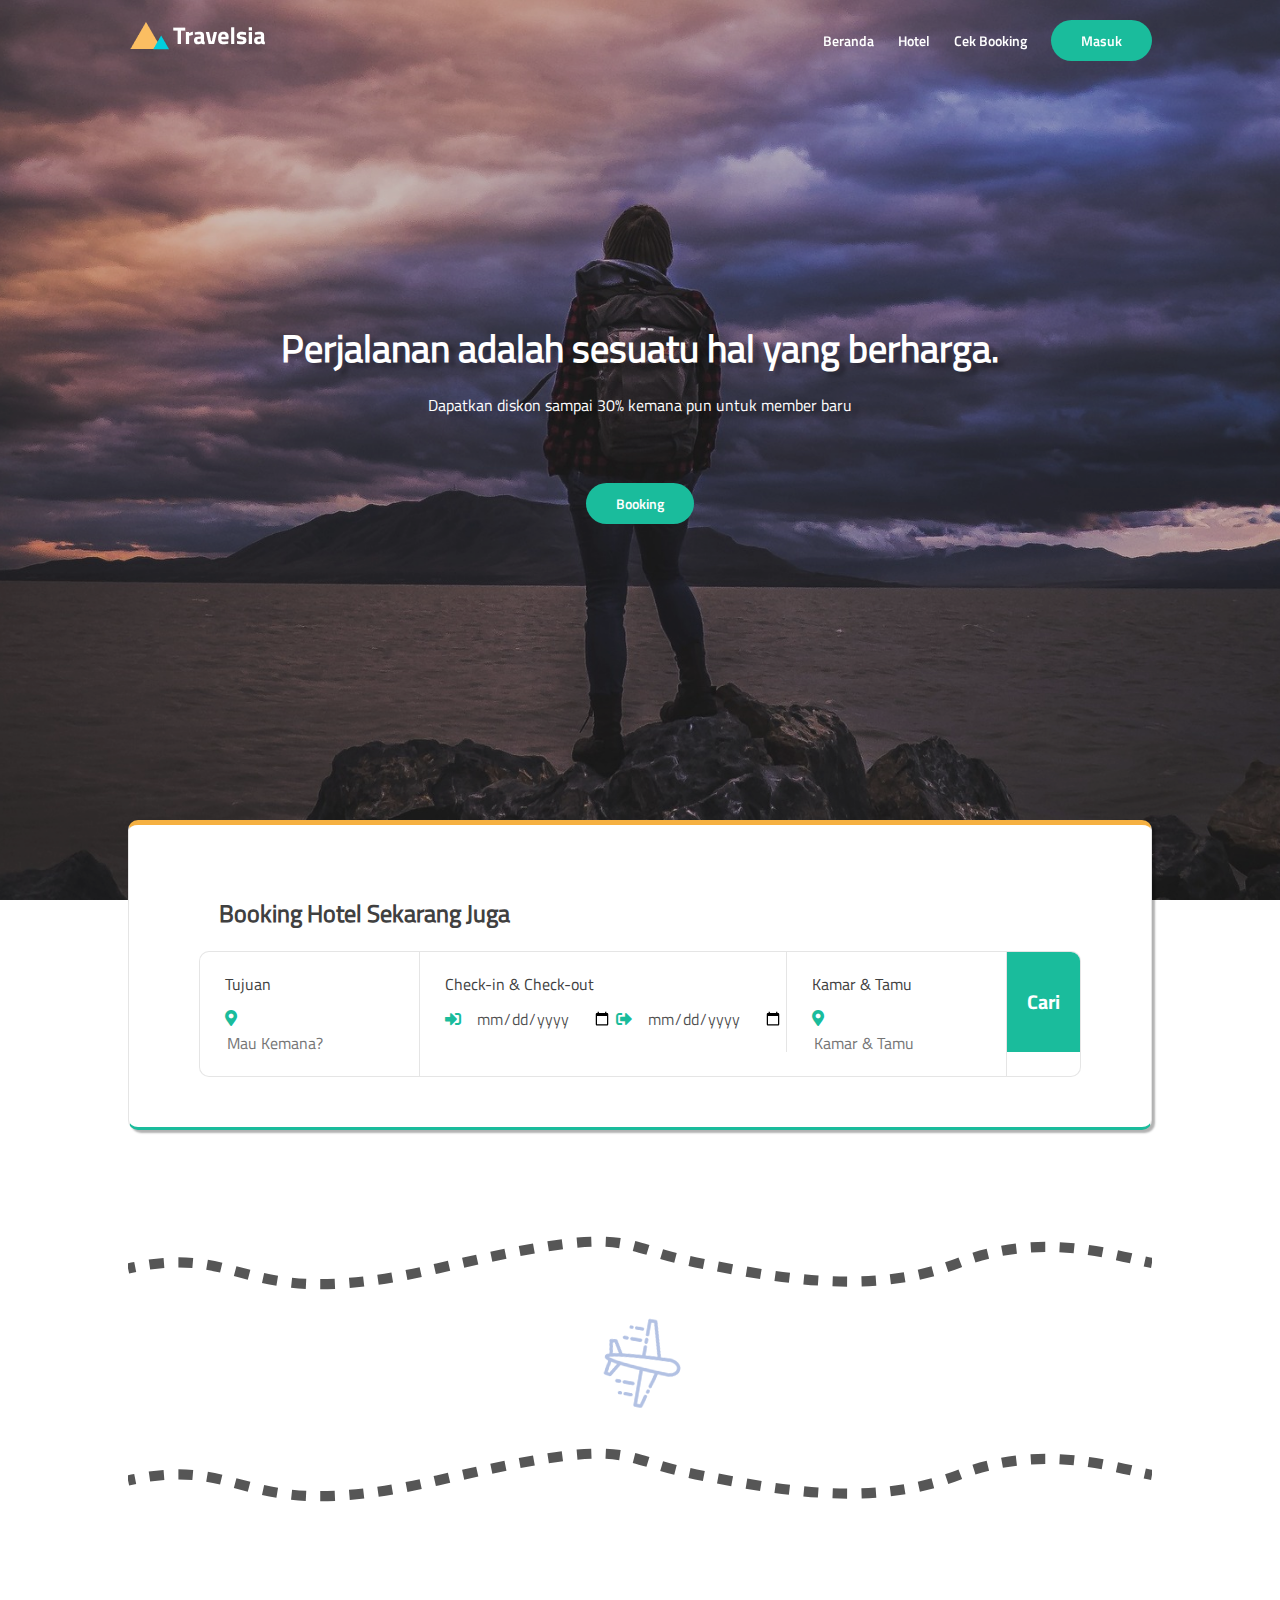
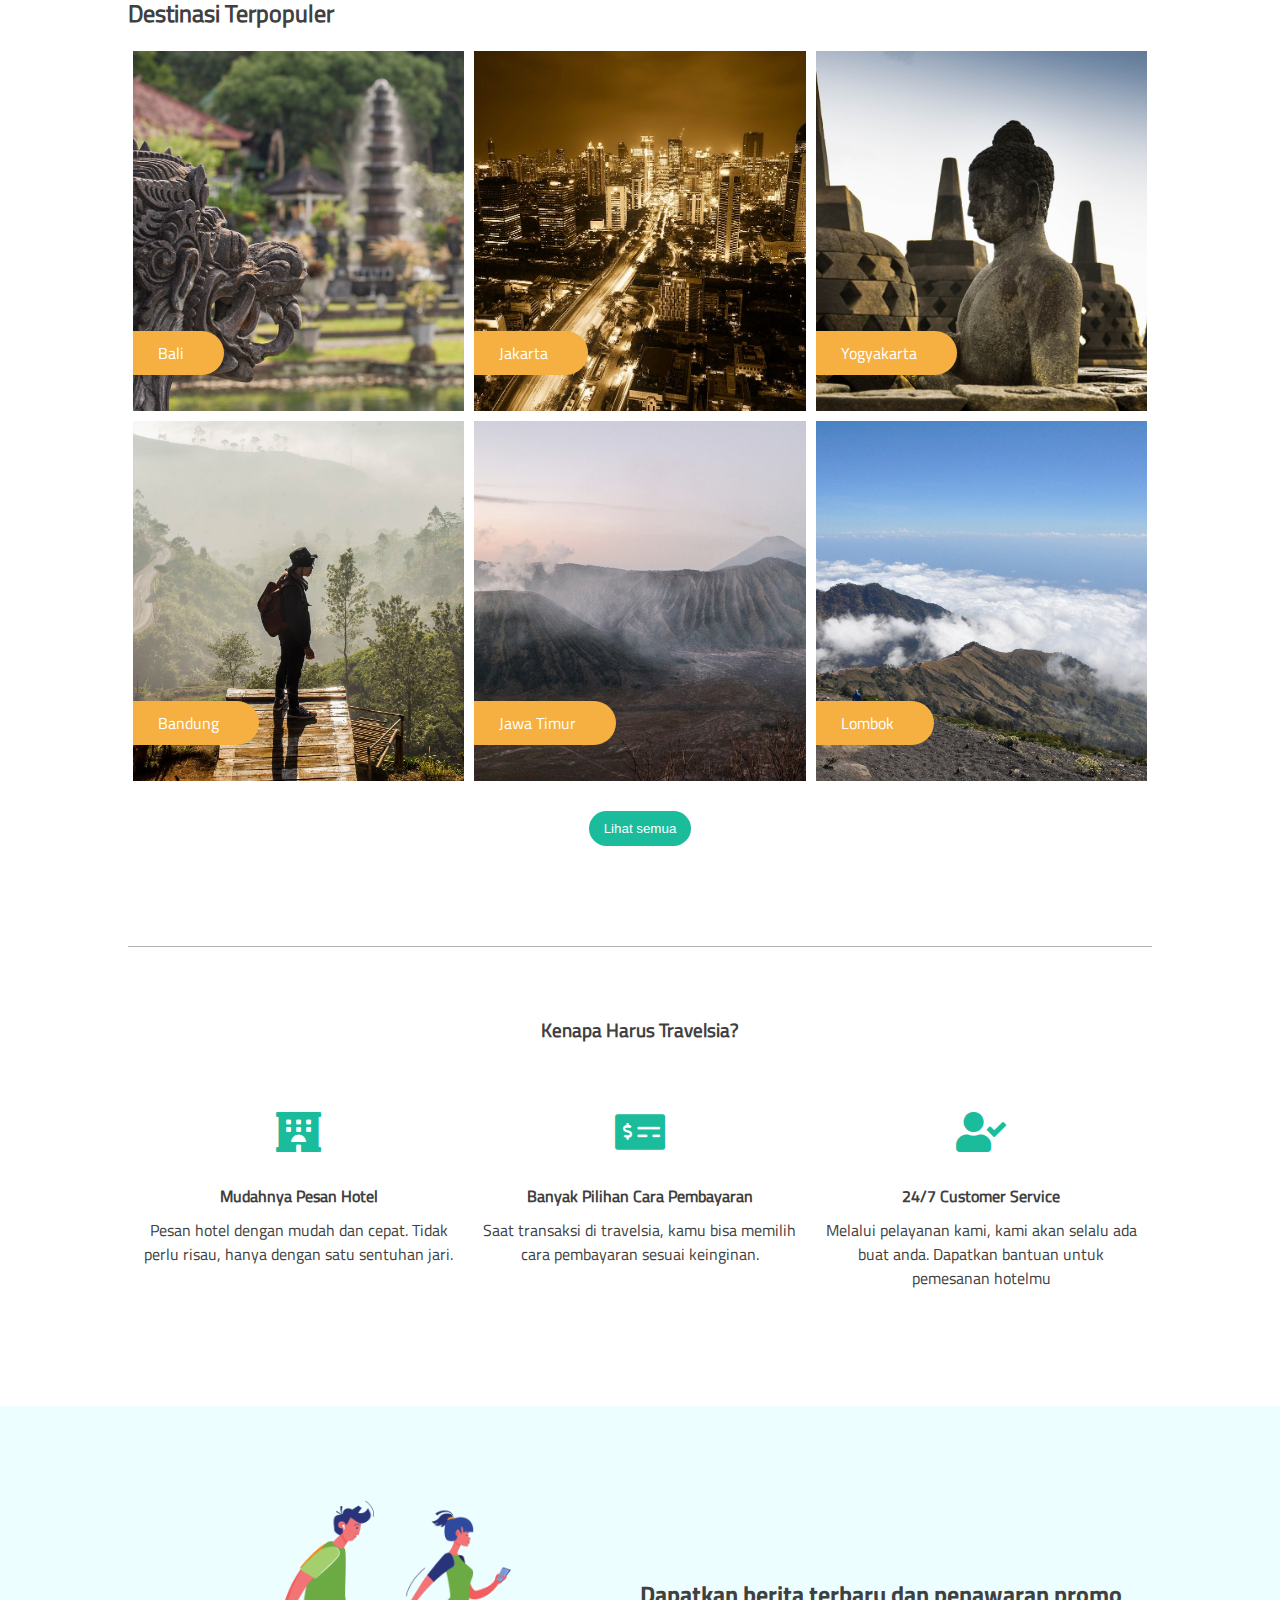
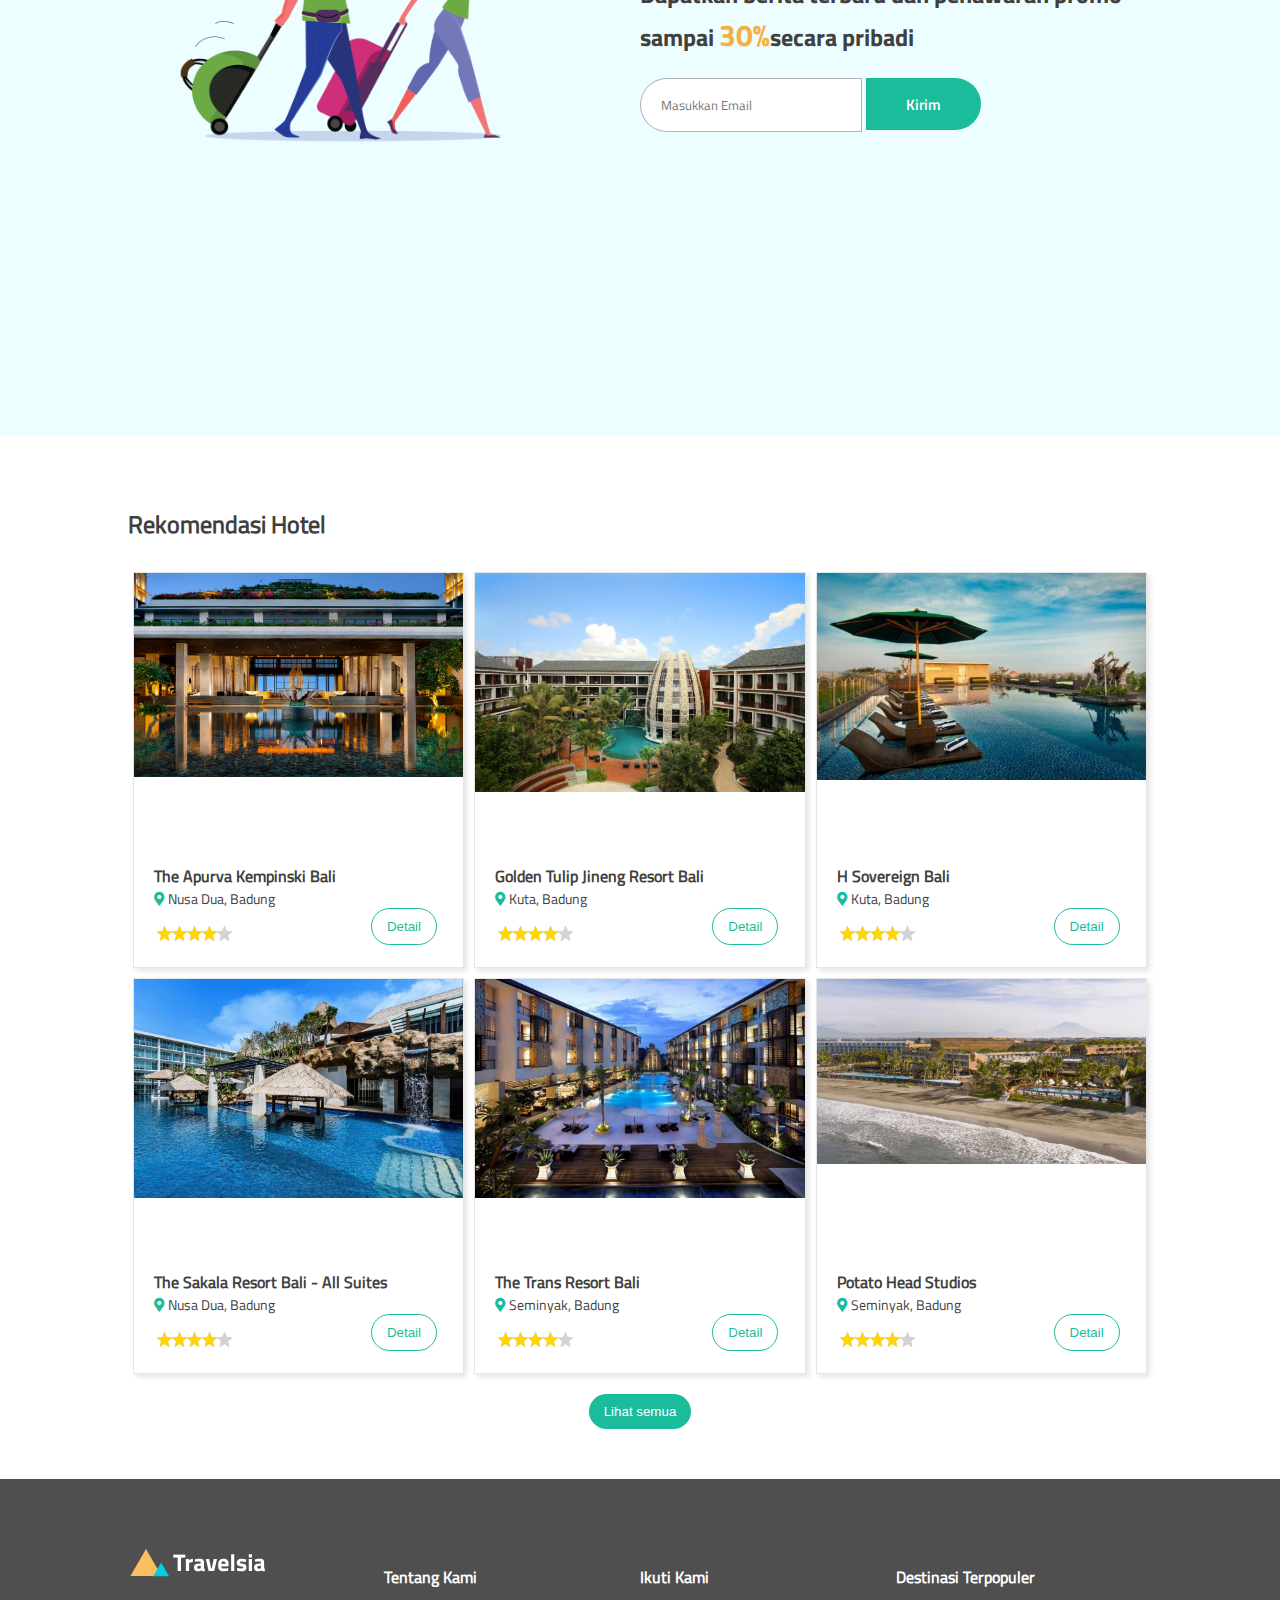
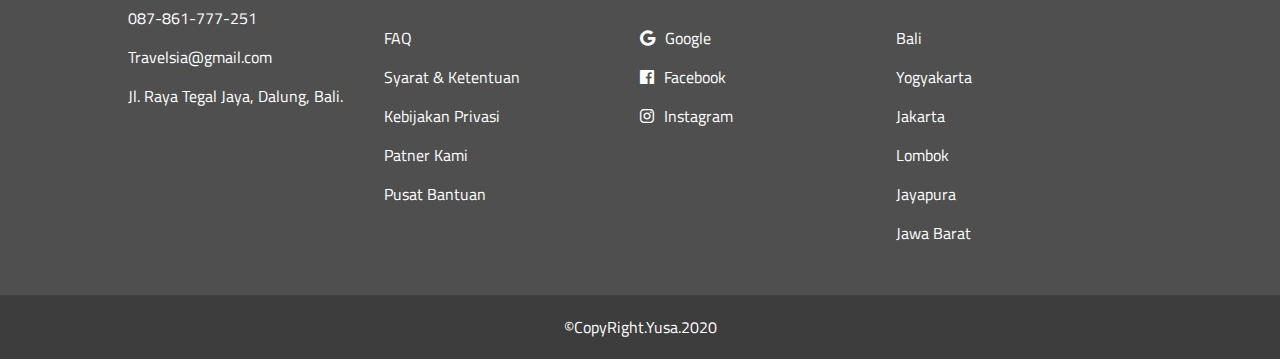
<file: index.html>
<!DOCTYPE html>
<html lang="en">
<head>
    <meta charset="UTF-8">
    <meta name="viewport" content="width=device-width, initial-scale=1.0">
    <meta http-equiv="X-UA-Compatible" content="ie=edge">
    <link rel="stylesheet" href="style.css">
    <link rel="stylesheet" href="plugin/Icon/fontawesome-5.2.0/css/all.css">
    <link rel="stylesheet" href="plugin/Sliders/flickity/flickity.css">
    <link rel="stylesheet" href="plugin/Carting ( Rating & Filter)/star-rating-svg/src/css/star-rating-svg.css">
    <title>Travelsia</title>
</head>
<body>
    <div class="container-fluid header-wrap clearfix">
        <div class="container">
            <div class="header col-12">
                <div class="logo col-2">
                    <div><img src="gambar/logo.png" alt="Travelsia"></div>
                </div>
                <nav class="col-10 nav">
                    <a href="">Beranda</a>
                    <a href="hotel.html">Hotel</a>
                    <a href="">Cek Booking</a>
                    <a href="">
                        <button type="submit">Masuk</button>
                    </a>
                    <span class="btn-menu"><i class="fas fa-bars"></i></span>
                </nav>
                </div><div class="mobile-menu">
                    <div class="btn-close col-12">
                        <i class="fas fa-times"></i>
                    </div>
                    <ul>
                        <li><a href="">Beranda</a></li>
                        <li><a href="">Hotel</a></li>
                        <li><a href="">Cek Booking</a></li>
                        <li><a href="">
                            <button type="submit">Masuk</button>
                        </a></li>
                    </ul>
                </div>
            </div>
        </div>
    </div>
    <div class="container-fluid banner-wrap">
        <div class="main-carousel">
            <div class="carousel-cell">
                <img src="gambar/ban1.jpg" alt="">
                <div class="banner-text">
                    <h1>Perjalanan adalah sesuatu hal yang berharga.</h1>
                    <p>Dapatkan diskon sampai 30% kemana pun untuk member baru</p>
                    <a href="#form-input"><button class="submit">Booking</button></a>
                </div>
            </div>
            <div class="carousel-cell">
                <img src="gambar/ban2.jpg" alt="">
                <div class="banner-text">
                    <div class="banner-cap">
                        <h1>Perjalanan sejauh apapun <br>dimulai dengan satu langkah <br>pertama.</h1>
                    </div>
                </div>
            </div>
            <div class="carousel-cell">
                <img src="gambar/ban3.jpg" alt="">
                <div class="banner-text">
                    <div class="banner-cap">
                        <h1>Hidup ini singkat dan <br>dunia luas.</h1>
                    </div>
                </div>
            </div>
        </div>
    </div>
    <div class="form-input" id="form-input">
        <div class="form-hotel col-12">
                <h2>Booking Hotel Sekarang Juga</h2>
            <div class="form-hotel-row col-12">
                <div class="col-3">
                    <div class="hotel-input">
                        <label for="">Tujuan</label>
                        <div class="input-tujuan">
                            <i class="fas fa-map-marker-alt"></i>
                            <input name="tujuan" type="text" placeholder="Mau Kemana?">
                        </div>
                    </div>
                </div>
                <div class="col-5">
                    <div class="hotel-input">
                        <label for="">Check-in & Check-out</label>
                        <div class="input-tujuan">
                            <i class="fas fa-sign-in-alt"></i>
                            <input name="in" type="date"">
                            <i class="fas fa-sign-out-alt"></i>
                            <input name="out" type="date">
                        </div>
                    </div>
                </div>
                <div class="col-3">
                    <div class="hotel-input">
                        <label for="">Kamar & Tamu</label>
                        <div class="input-tujuan">
                            <i class="fas fa-map-marker-alt"></i>
                            <input name="kamartamu" type="text" placeholder="Kamar & Tamu">
                        </div>
                    </div>
                </div>
                <div class="col-1">
                       <a href="hotel.html"><button type="submit">Cari</button></a>
                </div>
            </div>
        </div>
        </form>
    </div>
    <div class="container garis">
        <img src="gambar/garis.svg" alt="">
        <img src="gambar/plane.png" alt="" class="plane">
        <img src="gambar/garis.svg" alt="">
    </div>
    <div class="desti-terbaik container-fluid clearfix">
        <div class="container">
            <div class="desti col-12">
                <div class="text-judul"><h2>Destinasi Terpopuler</h2></div>
                <div class="desti-row col-12">
                    <div class="col-4">
                        <div class="desti-col col-12">
                            <div class="desti-box col-12">
                                <div class="desti-img col-12">
                                    <img src="gambar/p1.jpg" alt="">
                                </div>
                                <div class="desti-text">
                                    <p>Bali</p>
                                </div>
                            </div>
                        </div>
                    </div>
                    <div class="col-4">
                        <div class="desti-col col-12">
                            <div class="desti-box col-12">
                                <div class="desti-img col-12">
                                    <img src="gambar/p2.jpg" alt="">
                                </div>
                                <div class="desti-text">
                                    <p>Jakarta</p>
                                </div>
                            </div>
                        </div>
                    </div>
                    <div class="col-4">
                        <div class="desti-col col-12">
                            <div class="desti-box col-12">
                                <div class="desti-img col-12">
                                    <img src="gambar/p3.jpg" alt="">
                                </div>
                                <div class="desti-text">
                                    <p>Yogyakarta</p>
                                </div>
                            </div>
                        </div>
                    </div>
                    <div class="col-4">
                        <div class="desti-col col-12">
                            <div class="desti-box col-12">
                                <div class="desti-img col-12">
                                    <img src="gambar/p4.jpg" alt="">
                                </div>
                                <div class="desti-text">
                                    <p>Bandung</p>
                                </div>
                            </div>
                        </div>
                    </div>
                    <div class="col-4">
                        <div class="desti-col col-12">
                            <div class="desti-box col-12">
                                <div class="desti-img col-12">
                                    <img src="gambar/p5.jpg" alt="">
                                </div>
                                <div class="desti-text">
                                    <p>Jawa Timur</p>
                                </div>
                            </div>
                        </div>
                    </div>
                    <div class="col-4">
                        <div class="desti-col col-12">
                            <div class="desti-box col-12">
                                <div class="desti-img col-12">
                                    <img src="gambar/p6.jpg" alt="">
                                </div>
                                <div class="desti-text">
                                    <p>Lombok</p>
                                </div>
                            </div>
                        </div>
                    </div>
                </div>
                <div class="col-12 center">
                    <a href="hotel.html"><button type="submit" class="top-btn">Lihat semua</button></a>
                </div>
            </div>
        </div>
    </div>
    <div class="container-fluid lebih-wrap clearfix pd-el">
        <div class="container">
            <div class="lebih col-12">
                <div class="text-judul center">
                    <h3>Kenapa Harus Travelsia?</h3>
                </div>
            </div>
            <div class="lebih-row col-12">
                <div class="col-4">
                    <div class="lebih-col">
                        <i class="fas fa-hotel"></i>
                        <h4>Mudahnya Pesan Hotel</h4>
                        <p>Pesan hotel dengan mudah dan cepat. Tidak perlu risau, hanya dengan satu sentuhan jari.</p>
                    </div>
                </div>
                <div class="col-4">
                    <div class="lebih-col">
                        <i class="fas fa-money-check-alt"></i>
                        <h4>Banyak Pilihan Cara Pembayaran</h4>
                        <p>Saat transaksi di travelsia, kamu bisa memilih cara pembayaran sesuai keinginan.</p>
                    </div>
                </div>
                <div class="col-4">
                    <div class="lebih-col">
                        <i class="fas fa-user-check"></i>
                        <h4>24/7 Customer Service</h4>
                        <p>Melalui pelayanan kami, kami akan selalu ada buat anda. Dapatkan bantuan untuk pemesanan hotelmu</p>
                    </div>
                </div>
            </div>
            </div>
        </div>
        <div class="container-fluid langgan-wrap clearfix">
            <div class="container clearfix">
                <div class="langgan-row clearfix">
                    <div class="col-6">
                        <div class="langgan-col">
                            <img src="gambar/promo.png" alt="">
                        </div>
                    </div>
                    <div class="col-6 form-email">
                        <div class="langgan-col">
                            <h2>Dapatkan berita terbaru dan penawaran promo  sampai 
                                <span>30%</span>secara pribadi
                            </h2>
                            <input type="text" placeholder="Masukkan Email">
                            <button type="submit">Kirim</button>
                        </div>
                    </div>
                </div>
            </div>
        </div>
        <div class="container-fluid populer-wrap clearfix">
            <div class="container">
                <div class="populer col-12">
                    <div class="text-judul">
                        <h2>Rekomendasi Hotel</h2>
                    </div>
                    <div class="popu-row col-12">
                        <div class="col-4">
                            <div class="popu col-12">
                                <div class="popu-box col-12">
                                        <div class="popu-img col-12">
                                            <img src="gambar/h1.jpg" alt="">
                                        </div>
                                        <div class="popu-text col-12">
                                                <h4>The Apurva Kempinski Bali</h4>
                                            <div class="col-9">
                                                <p><i class="fas fa-map-marker-alt"></i>&nbsp;Nusa Dua, Badung</p>
                                                <div class="my-rating"></div>
                                            </div>
                                            <div class="col-3">
                                                <button type="submit">Detail</button>
                                            </div>
                                        </div>
                                </div>
                            </div>
                        </div>
                        <div class="col-4">
                            <div class="popu col-12">
                                <div class="popu-box col-12">
                                    <div class="popu-img col-12">
                                        <img src="gambar/h2.jpg" alt="">
                                    </div>
                                    <div class="popu-text col-12">
                                            <h4>Golden Tulip Jineng Resort Bali</h4>
                                            <div class="col-9">
                                            <p><i class="fas fa-map-marker-alt"></i>&nbsp;Kuta, Badung</p>
                                            <div class="my-rating"></div>
                                        </div>
                                        <div class="col-3">
                                            <button type="submit">Detail</button>
                                        </div>
                                    </div>
                                </div>
                            </div>
                        </div>
                        <div class="col-4">
                            <div class="popu col-12">
                                <div class="popu-box col-12">
                                    <div class="popu-img col-12">
                                        <img src="gambar/h3.jpg" alt="">
                                    </div>
                                    <div class="popu-text col-12">
                                            <h4>H Sovereign Bali</h4>
                                        <div class="col-9">
                                            <p><i class="fas fa-map-marker-alt"></i>&nbsp;Kuta, Badung</p>
                                            <div class="my-rating"></div>
                                        </div>
                                        <div class="col-3">
                                            <button type="submit">Detail</button>
                                        </div>
                                    </div>
                                </div>
                            </div>
                        </div>
                        <div class="col-4">
                            <div class="popu col-12">
                                <div class="popu-box col-12">
                                    <div class="popu-img col-12">
                                        <img src="gambar/h4.jpg" alt="">
                                    </div>
                                    <div class="popu-text col-12">
                                            <h4>The Sakala Resort Bali - All Suites</h4>
                                        <div class="col-9">
                                            <p><i class="fas fa-map-marker-alt"></i>&nbsp;Nusa Dua, Badung</p>
                                            <div class="my-rating"></div>
                                        </div>
                                        <div class="col-3">
                                            <button type="submit">Detail</button>
                                        </div>
                                    </div>
                                </div>
                            </div>
                        </div>
                        <div class="col-4">
                            <div class="popu col-12">
                                <div class="popu-box col-12">
                                    <div class="popu-img col-12">
                                        <img src="gambar/h5.jpg" alt="">
                                    </div>
                                    <div class="popu-text col-12">
                                            <h4>The Trans Resort Bali</h4>
                                        <div class="col-9">
                                            <p><i class="fas fa-map-marker-alt"></i>&nbsp;Seminyak, Badung</p>
                                            <div class="my-rating"></div>
                                        </div>
                                        <div class="col-3">
                                            <button type="submit">Detail</button>
                                        </div>
                                    </div>
                                </div>
                            </div>
                        </div>
                        <div class="col-4">
                            <div class="popu col-12">
                                <div class="popu-box col-12">
                                    <div class="popu-img col-12">
                                        <img src="gambar/h6.png" alt="">
                                    </div>
                                    <div class="popu-text col-12">
                                            <h4>Potato Head Studios</h4>
                                        <div class="col-9">
                                            <p><i class="fas fa-map-marker-alt"></i>&nbsp;Seminyak, Badung</p>
                                            <div class="my-rating"></div>
                                        </div>
                                        <div class="col-3">
                                            <button type="submit">Detail</button>
                                        </div>
                                    </div>
                                </div>
                            </div>
                        </div>
                    </div>
                      <div class="col-12 center">
                        <a href="hotel.html"><button type="submit" class="top-btn">Lihat semua</button></a>
                    </div>
                </div>
            </div>
        </div>
        <div class="container-fluid footer-wrap clearfix">
            <div class="container clearfix">
                <div class="footer col-12 clearfix">
                    <div class="col-3">
                        <div class="footer-col">
                            <a href="">
                                <img src="gambar/logo.png" alt="">
                            </a>
                            <a href="">087-861-777-251</a>
                            <a href="">Travelsia@gmail.com</a>
                            <a href="">Jl. Raya Tegal Jaya, Dalung, Bali.</a>
                        </div>
                    </div>
                    <div class="col-3">
                        <div class="footer-col">
                            <a href="">
                                <h4>Tentang Kami</h4>
                            </a>
                            <a href="">FAQ</a>
                            <a href="">Syarat & Ketentuan</a>
                            <a href="">Kebijakan Privasi</a>
                            <a href="">Patner Kami</a>
                            <a href="">Pusat Bantuan</a>
                        </div>
                    </div>
                    <div class="col-3">
                        <div class="footer-col">
                            <a href="">
                                <h4>Ikuti Kami</h4>
                            </a>
                            <a href=""><i class="fab fa-google"></i>Google</a>
                            <a href=""><i class="fab fa-facebook"></i>Facebook</a>
                            <a href=""><i class="fab fa-instagram"></i>Instagram</a>
                        </div>
                    </div>
                    <div class="col-3">
                        <div class="footer-col">
                            <a href="">
                                <h4>Destinasi Terpopuler</h4>
                            </a>
                            <a href="">Bali</a>
                            <a href="">Yogyakarta</a>
                            <a href="">Jakarta</a>
                            <a href="">Lombok</a>
                            <a href="">Jayapura</a>
                            <a href="">Jawa Barat</a>
                        </div>
                    </div>
                </div>
            </div>
        </div>
        <div class="container-fluid copy-wrap clearfix">
            <div class="copy col-12 clearfix">&copy;CopyRight.Yusa.2020</div>
        </div>
</body>
<script src="plugin/jquery-3.3.1/jquery-3.3.1.js"></script>
<script src="plugin/Sliders/flickity/flickity.pkgd.js"></script>
<script src="plugin/Carting ( Rating & Filter)/star-rating-svg/src/jquery.star-rating-svg.js"></script>
<script>
    $('.main-carousel').flickity({
  // options
  cellAlign: 'left',
  contain: true,
  prevNextButtons: false,
pageDots: false,
autoPlay: true,

});
$(".my-rating").starRating({
  initialRating: 4,
  strokeColor: '#894A00',
  strokeWidth: 5,
  starSize: 15,
  useGradient: false
});
$(document).ready(function(){
            $(document).scroll(function(){
                if ($(document).scrollTop() >= $(".header-wrap").height()){
                $('.header-wrap').addClass('header-fixed');
                $('.nav a').css("color","black");
                $('.logo img').css("background-color","#4F4F4F");
                $('.logo img').css("padding","0 20px");
                $('.btn-menu i').css("color","#4F4F4F")
            }
            else{
                $('.header-wrap').removeClass('header-fixed');
                $('.nav a').css("color","white");
                $('.logo img').css("background-color","transparent")
                $('.btn-menu i').css("color","white")
            }
            });
});
// mobile-menu
$('.btn-menu').click(function(){
                $('.mobile-menu').toggleClass('active');
            });
            $('.btn-close').click(function(){
                $('.mobile-menu').removeClass('active');
            });

</script>
</html>
</file>
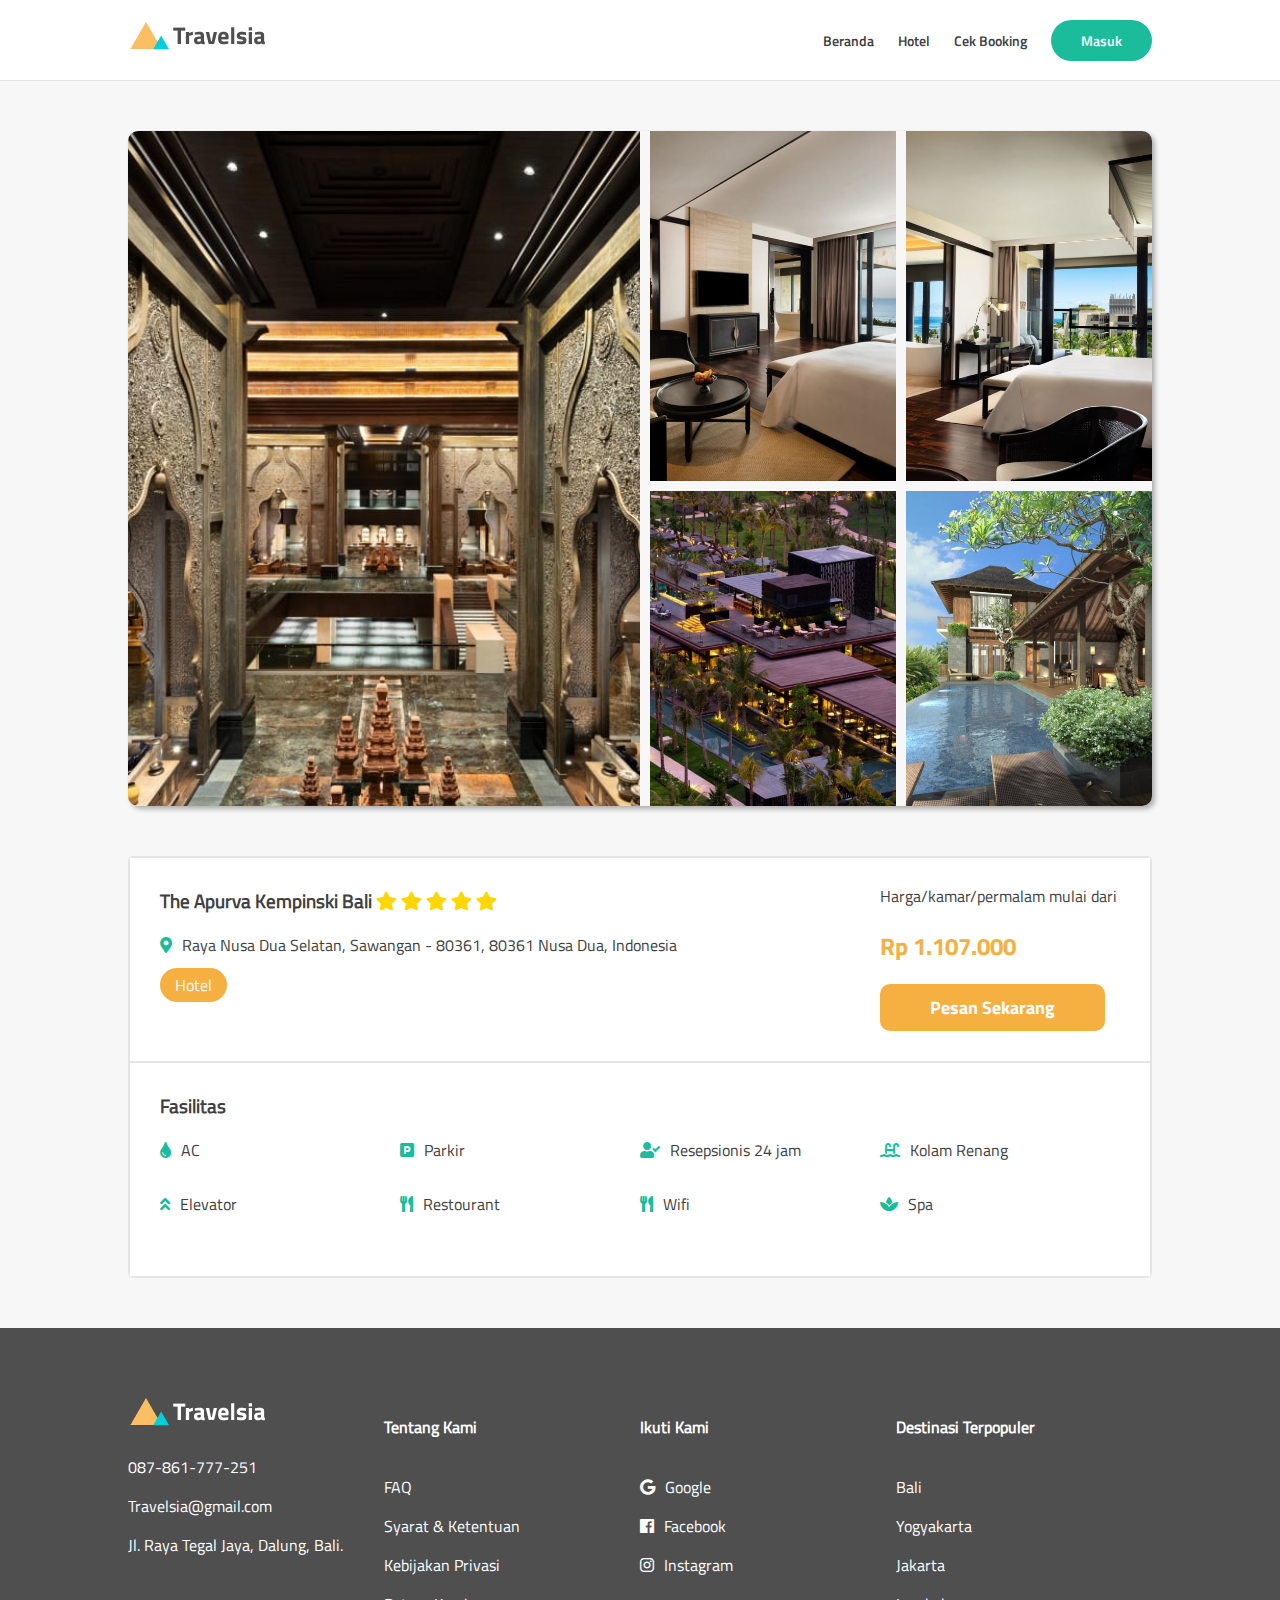
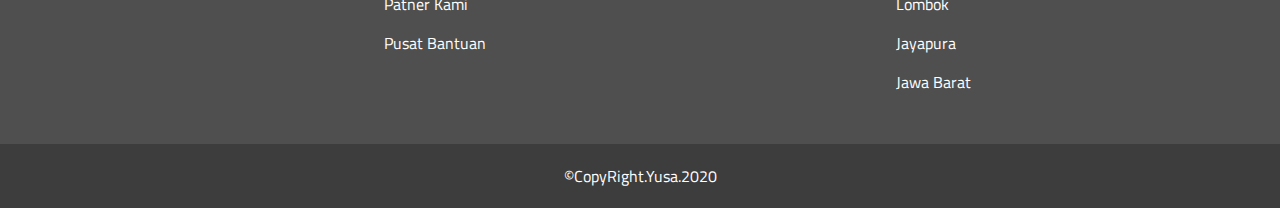
<file: detail.html>
<!DOCTYPE html>
<html lang="en">
<head>
    <meta charset="UTF-8">
    <meta name="viewport" content="width=device-width, initial-scale=1.0">
    <meta http-equiv="X-UA-Compatible" content="ie=edge">
    <link rel="stylesheet" href="style.css">
    <link rel="stylesheet" href="detail.css">
    <link rel="stylesheet" href="plugin/Icon/fontawesome-5.2.0/css/all.css">
    <link rel="stylesheet" href="plugin/Sliders/flickity/flickity.css">
    <link rel="stylesheet" href="plugin/Carting ( Rating & Filter)/star-rating-svg/src/css/star-rating-svg.css">
    <title>Travelsia</title>
</head>
<body>
    <div class="container-fluid header-wrap clearfix">
        <div class="container">
            <div class="header col-12">
                <div class="logo col-2">
                    <div><img src="gambar/logo2.png" alt="Travelsia"></div>
                </div>
                <nav class="col-10 nav">
                    <a href="index.html">Beranda</a>
                    <a href="hotel.html">Hotel</a>
                    <a href="">Cek Booking</a>
                    <a href="">
                        <button type="submit">Masuk</button>
                    </a>
                    <span class="btn-menu"><i class="fas fa-bars"></i></span>
                </nav>
                </div><div class="mobile-menu">
                    <div class="btn-close col-12">
                        <i class="fas fa-times"></i>
                    </div>
                    <ul>
                        <li><a href="">Beranda</a></li>
                        <li><a href="">Hotel</a></li>
                        <li><a href="">Cek Booking</a></li>
                        <li><a href="">
                            <button type="submit">Masuk</button>
                        </a></li>
                    </ul>
                </div>
            </div>
        </div>
    </div>
    <div class="container-fluid galeri-detail-wrap clearfix">
        <div class="container">
            <div class="galeri-detail col-12">
                <div class="col-6 bagi-1">
                    <img src="gambar/d1.jpg" alt="">
                </div>
                <div class="col-6">
                    <div class="col-6 bagi-2">
                        <img src="gambar/d2.jpg" alt="">
                    </div>
                    <div class="col-6 bagi-2">
                        <img src="gambar/d3.jpg" alt="">
                    </div>
                    <div class="col-6 bagi-2">
                        <img src="gambar/d4.jpg" alt="">
                    </div>
                    <div class="col-6 bagi-2">
                        <img src="gambar/d5.jpg" alt="">
                    </div>
                </div>
            </div>
        </div>
    </div>
    <div class="container-fluid detail-box-wrap clearfix">
        <div class="container clearfix">
            <div class="detail-box col-12 clearfix">
                <div class="col-12 detail-row">
                    <div class="col-9">
                        <div class="judul-detail">
                            <h3>The Apurva Kempinski Bali
                                <span><i class="fas fa-star"></i></span>
                                <span><i class="fas fa-star"></i></span>
                                <span><i class="fas fa-star"></i></span>
                                <span><i class="fas fa-star"></i></span>
                                <span><i class="fas fa-star"></i></span>
                                </h3>
                                <p><i class="fas fa-map-marker-alt"></i>Raya Nusa Dua Selatan, Sawangan - 80361, 80361 Nusa Dua, Indonesia</p>
                                <span class="type">Hotel</span>
                        </div>
                    </div>
                    <div class="col-3 pesan">
                        <p>Harga/kamar/permalam mulai dari</p>
                        <h2>Rp 1.107.000</h2>
                        <button style="submit">Pesan Sekarang</button>
                    </div>
                </div>
                <div class="col-12 detail-row">
                    <h3>Fasilitas</h3>
                    <div class="fasi-row col-12">
                        <span class="col-3"><i class="fas fa-tint"></i>AC</span>
                        <span class="col-3"><i class="fas fa-parking"></i>Parkir</span>
                        <span class="col-3"><i class="fas fa-user-check"></i>Resepsionis 24 jam</span>
                        <span class="col-3"><i class="fas fa-swimming-pool"></i>Kolam Renang</span>
                    </div>
                    <div class="fasi-row col-12">
                    <span class="col-3"><i class="fas fa-angle-double-up"></i>Elevator</span>
                    <span class="col-3"><i class="fas fa-utensils"></i>Restourant</span>
                    <span class="col-3"><i class="fas fa-utensils"></i>Wifi</span>
                    <span class="col-3"><i class="fas fa-spa"></i>Spa</span>
                    </div>
                </div>
            </div>
        </div>
    </div>
        <div class="container-fluid footer-wrap clearfix">
            <div class="container clearfix">
                <div class="footer col-12 clearfix">
                    <div class="col-3">
                        <div class="footer-col">
                            <a href="">
                                <img src="gambar/logo.png" alt="">
                            </a>
                            <a href="">087-861-777-251</a>
                            <a href="">Travelsia@gmail.com</a>
                            <a href="">Jl. Raya Tegal Jaya, Dalung, Bali.</a>
                        </div>
                    </div>
                    <div class="col-3">
                        <div class="footer-col">
                            <a href="">
                                <h4>Tentang Kami</h4>
                            </a>
                            <a href="">FAQ</a>
                            <a href="">Syarat & Ketentuan</a>
                            <a href="">Kebijakan Privasi</a>
                            <a href="">Patner Kami</a>
                            <a href="">Pusat Bantuan</a>
                        </div>
                    </div>
                    <div class="col-3">
                        <div class="footer-col">
                            <a href="">
                                <h4>Ikuti Kami</h4>
                            </a>
                            <a href=""><i class="fab fa-google"></i>Google</a>
                            <a href=""><i class="fab fa-facebook"></i>Facebook</a>
                            <a href=""><i class="fab fa-instagram"></i>Instagram</a>
                        </div>
                    </div>
                    <div class="col-3">
                        <div class="footer-col">
                            <a href="">
                                <h4>Destinasi Terpopuler</h4>
                            </a>
                            <a href="">Bali</a>
                            <a href="">Yogyakarta</a>
                            <a href="">Jakarta</a>
                            <a href="">Lombok</a>
                            <a href="">Jayapura</a>
                            <a href="">Jawa Barat</a>
                        </div>
                    </div>
                </div>
            </div>
        </div>
        <div class="container-fluid copy-wrap clearfix">
            <div class="copy col-12 clearfix">&copy;CopyRight.Yusa.2020</div>
        </div>
</body>
<script src="plugin/jquery-3.3.1/jquery-3.3.1.js"></script>
<script src="plugin/Sliders/flickity/flickity.pkgd.js"></script>
<script src="plugin/Carting ( Rating & Filter)/star-rating-svg/src/jquery.star-rating-svg.js"></script>
<script>
    $('.main-carousel').flickity({
  // options
  cellAlign: 'left',
  contain: true,
  prevNextButtons: false,
pageDots: false,
autoPlay: true,

});
$(".my-rating").starRating({
  initialRating: 4,
  strokeColor: '#894A00',
  strokeWidth: 5,
  starSize: 15,
  useGradient: false
});

</script>
</html>
</file>
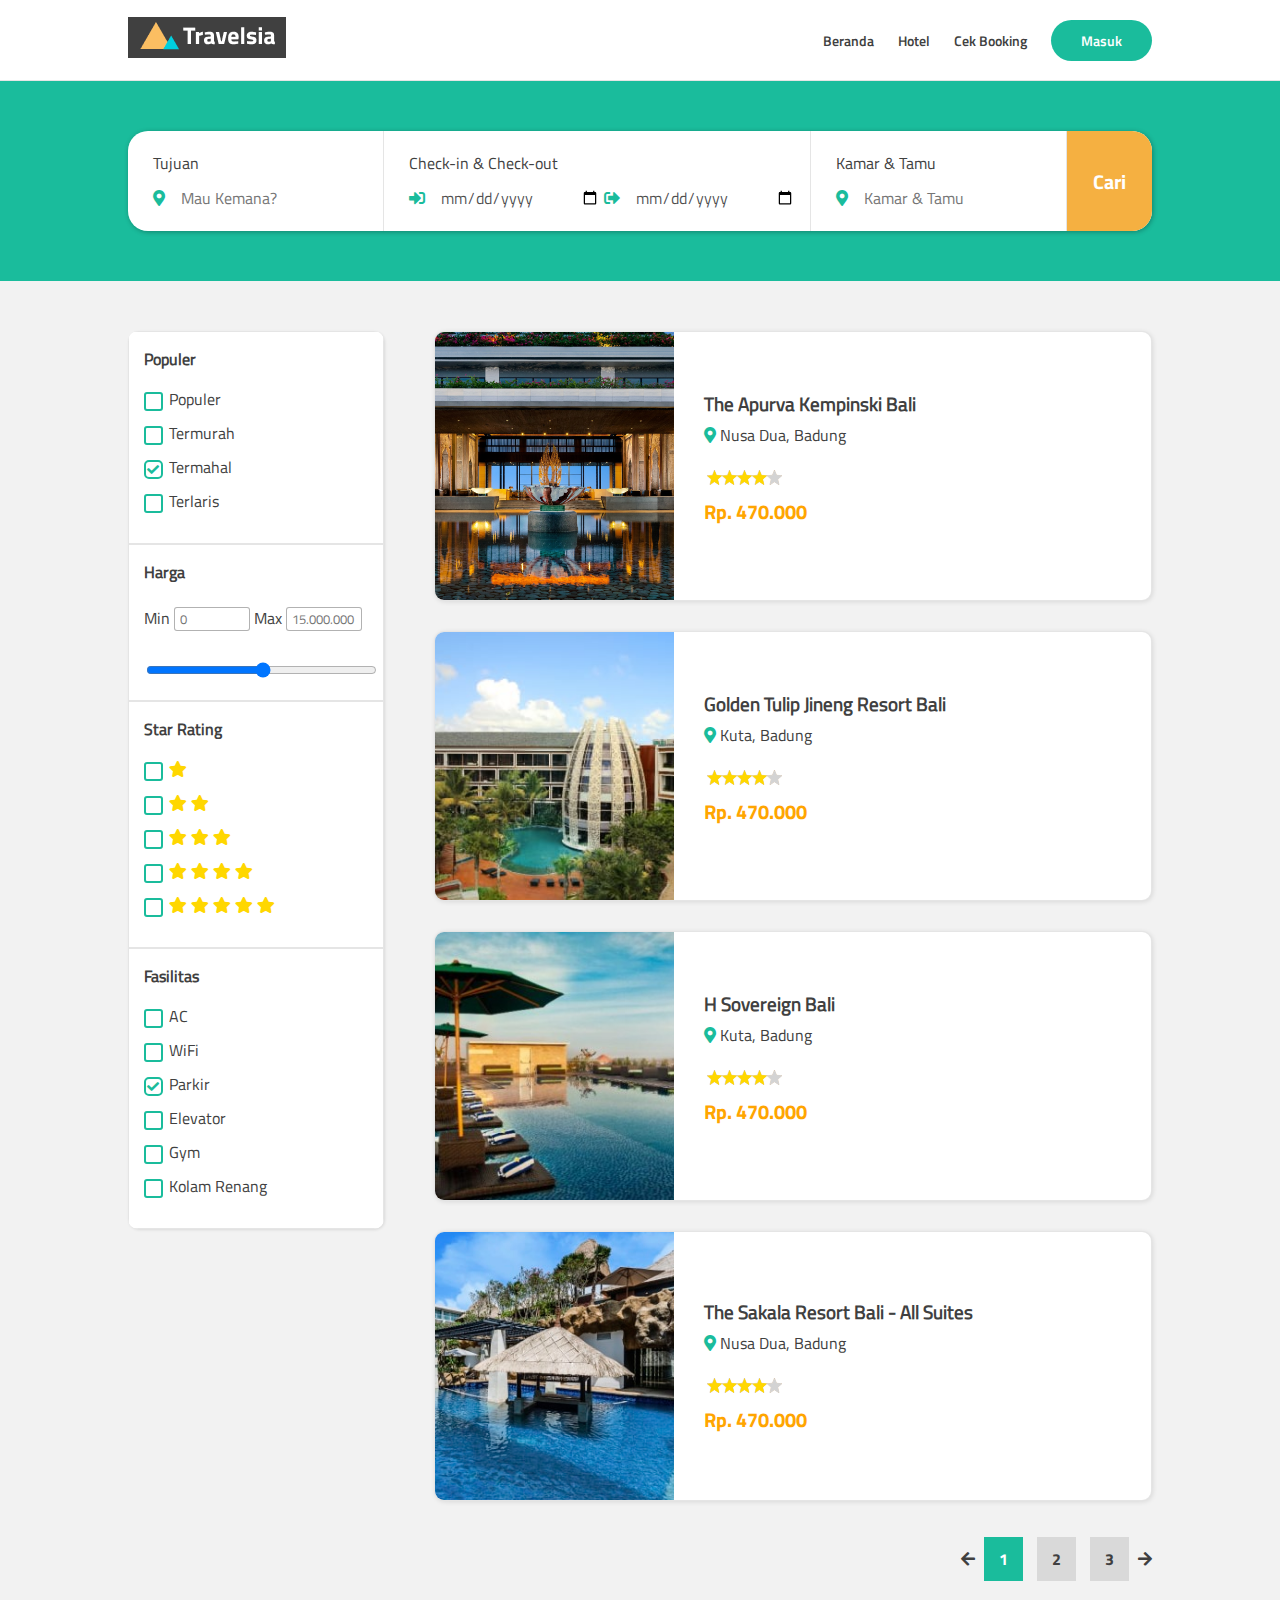
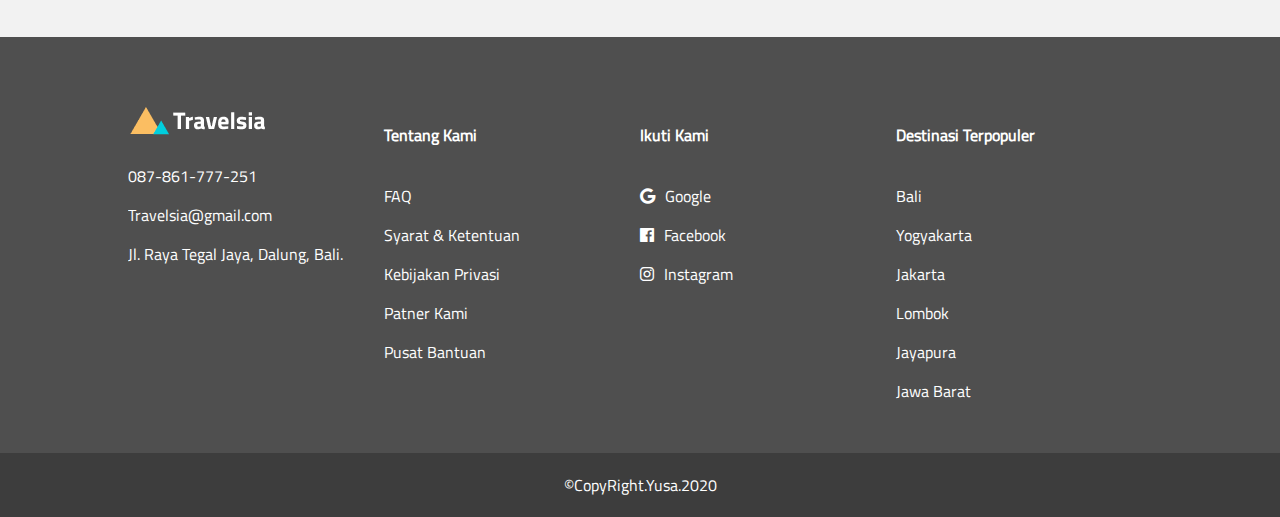
<file: hotel.html>
<!DOCTYPE html>
<html lang="en">
<head>
    <meta charset="UTF-8">
    <meta name="viewport" content="width=device-width, initial-scale=1.0">
    <meta http-equiv="X-UA-Compatible" content="ie=edge">
    <link rel="stylesheet" href="style.css">
    <link rel="stylesheet" href="plugin/Icon/fontawesome-5.2.0/css/all.css">
    <link rel="stylesheet" href="plugin/Sliders/flickity/flickity.css">
    <link rel="stylesheet" href="plugin/Carting ( Rating & Filter)/star-rating-svg/src/css/star-rating-svg.css">
    <link rel="stylesheet" href="hotel.css">
    <title>Travelsia|Hotel</title>
</head>
<body>
    <div class="container-fluid header-wrap clearfix">
        <div class="container">
            <div class="header col-12">
                <div class="logo col-6">
                    <div><img src="gambar/logo.png" alt="Travelsia"></div>
                </div>
                <nav class="col-6 nav">
                    <a href="index.html">Beranda</a>
                    <a href="">Hotel</a>
                    <a href="">Cek Booking</a>
                    <a href="">
                        <button type="submit">Masuk</button>
                    </a>
                </nav>
            </div>
        </div>
    </div>
    <div class="container-fluuid form-hotel-wrap clearfix">
        <div class="container">
            <div class="form-hotel col-12">
                <div class="form-hotel-row col-12">
                    <div class="col-3">
                        <div class="hotel-input">
                            <label for="">Tujuan</label>
                            <div class="input-tujuan">
                                <i class="fas fa-map-marker-alt"></i>
                                <input name="tujuan" type="text" placeholder="Mau Kemana?">
                            </div>
                        </div>
                    </div>
                    <div class="col-5">
                        <div class="hotel-input">
                            <label for="">Check-in & Check-out</label>
                            <div class="input-tujuan">
                                <i class="fas fa-sign-in-alt"></i>
                                <input name="in" type="date"">
                                <i class="fas fa-sign-out-alt"></i>
                                <input name="out" type="date">
                            </div>
                        </div>
                    </div>
                    <div class="col-3">
                        <div class="hotel-input">
                            <label for="">Kamar & Tamu</label>
                            <div class="input-tujuan">
                                <i class="fas fa-map-marker-alt"></i>
                                <input name="kamartamu" type="text" placeholder="Kamar & Tamu">
                            </div>
                        </div>
                    </div>
                    <div class="col-1">
                            <button type="submit">Cari</button>
                    </div>
                </div>
            </div>
        </div>
    </div>
    <div class="container-fluid cari-bar-wrap clearfix">
        <div class="container">
            <div class="cari-bar col-12">
                <div class="cari-sidebar col-3">
                    <div class="col-12 pilihan-box side-mg">
                        <div class="judul-sidebar ">
                            <h4>Populer</h4>
                        </div>
                        <div class="isi-sidebar">
                            <div class="check-box">
                                <input type="checkbox" name="populer" value="populer">
                                <span class="custom-check"><i class="fas fa-check check"></i></span>
                                <label for="populer"> Populer</label><br>
                            </div>
                            <div class="check-box">
                                <input type="checkbox" name="termurah" value="termurah">
                                <span class="custom-check"><i class="fas fa-check check"></i></span>
                                <label for="termurah"> Termurah</label><br>
                            </div>
                            <div class="check-box">
                                <input type="checkbox" name="termahal" value="termahal" checked>
                                <span class="custom-check"><i class="fas fa-check check"></i></span>
                                <label for="termahal"> Termahal</label><br>
                            </div>
                            <div class="check-box">
                                <input type="checkbox" name="terlaris" value="terlaris">
                                <span class="custom-check"><i class="fas fa-check check"></i></span>
                                <label for="terlaris"> Terlaris</label><br>
                            </div>
                        </div>
                    </div>
                    <div class="col-12 price-box side-mg">
                        <div class="judul-sidebar">
                            <h4>Harga</h4>
                        </div>
                        <div class="isi-sidebar">
                                <label for="">Min</label>
                                <input type="text" placeholder="0">
                                <label for="">Max</label>
                                <input type="text" placeholder="15.000.000">
                                <div class="slidecontainer">
                                <input type="range" min="1" max="100" value="50" class="slider" id="myRange">
                                </div>
                        </div>
                    </div>
                    <div class="col-12 rate-box side-mg">
                        <div class="judul-sidebar ">
                            <h4>Star Rating</h4>
                        </div>
                        <div class="isi-sidebar">
                            <div class="check-box">
                                <input type="checkbox" name="rate" value="rate">
                                <span class="custom-check"><i class="fas fa-check check"></i></span>
                                <label for="rate">
                                    <i class="fas fa-star"></i>
                                </label><br>
                            </div>
                            <div class="check-box">
                                <input type="checkbox" name="rate" value="rate">
                                <span class="custom-check"><i class="fas fa-check check"></i></span>
                                <label for="rate">
                                    <i class="fas fa-star"></i>
                                    <i class="fas fa-star"></i>
                                </label><br>
                            </div>
                            <div class="check-box">
                                <input type="checkbox" name="rate" value="rate">
                                <span class="custom-check"><i class="fas fa-check check"></i></span>
                                <label for="rate">
                                    <i class="fas fa-star"></i>
                                    <i class="fas fa-star"></i>
                                    <i class="fas fa-star"></i>
                                </label><br>
                            </div>
                            <div class="check-box">
                                <input type="checkbox" name="rate" value="rate">
                                <span class="custom-check"><i class="fas fa-check check"></i></span>
                                <label for="rate">
                                    <i class="fas fa-star"></i>
                                    <i class="fas fa-star"></i>
                                    <i class="fas fa-star"></i>
                                    <i class="fas fa-star"></i>
                                </label><br>
                            </div>
                            <div class="check-box">
                                <input type="checkbox" name="rate" value="rate">
                                <span class="custom-check"><i class="fas fa-check check"></i></span>
                                <label for="rate">
                                    <i class="fas fa-star"></i>
                                    <i class="fas fa-star"></i>
                                    <i class="fas fa-star"></i>
                                    <i class="fas fa-star"></i>
                                    <i class="fas fa-star"></i>
                                </label><br>
                            </div>
                        </div>
                    </div>
                    <div class="col-12 fasilitas-sidebar side-mg">
                        <div class="judul-sidebar ">
                            <h4>Fasilitas</h4>
                        </div>
                        <div class="isi-sidebar">
                            <div class="check-box">
                                <input type="checkbox" name="populer" value="populer">
                                <span class="custom-check"><i class="fas fa-check check"></i></span>
                                <label for="populer"> AC</label><br>
                            </div>
                            <div class="check-box">
                                <input type="checkbox" name="termurah" value="termurah">
                                <span class="custom-check"><i class="fas fa-check check"></i></span>
                                <label for="termurah">WiFi</label><br>
                            </div>
                            <div class="check-box">
                                <input type="checkbox" name="termahal" value="termahal" checked>
                                <span class="custom-check"><i class="fas fa-check check"></i></span>
                                <label for="termahal">Parkir</label><br>
                            </div>
                            <div class="check-box">
                                <input type="checkbox" name="terlaris" value="terlaris">
                                <span class="custom-check"><i class="fas fa-check check"></i></span>
                                <label for="terlaris">Elevator</label><br>
                            </div>
                            <div class="check-box">
                                <input type="checkbox" name="terlaris" value="terlaris">
                                <span class="custom-check"><i class="fas fa-check check"></i></span>
                                <label for="terlaris">Gym</label><br>
                            </div>
                            <div class="check-box">
                                <input type="checkbox" name="terlaris" value="terlaris">
                                <span class="custom-check"><i class="fas fa-check check"></i></span>
                                <label for="terlaris">Kolam Renang</label><br>
                            </div>
                        </div>
                    </div>
                </div>
                <div class="col-9">
                    <div class="main-bar">
                        <a href="detail.html">
                            <div class="main-box col-12">
                                <div class="main-img col-4">
                                    <img src="gambar/h1.jpg" alt="">
                                </div>
                                <div class="main-text col-8">
                                    <div class="col-12">
                                        <h3>The Apurva Kempinski Bali</h3>
                                        <p><i class="fas fa-map-marker-alt"></i>&nbsp;Nusa Dua, Badung</p>
                                        <div class="my-rating"></div>
                                        <p class="harga">Rp. 470.000</p>
                                    </div>
                                </div>
                            </div>
                        </a>
                        <a href="detail.html">
                            <div class="main-box col-12">
                                <div class="main-img col-4">
                                    <img src="gambar/h2.jpg" alt="">
                                </div>
                                <div class="main-text col-8">
                                    <div class="col-12">
                                        <h3>Golden Tulip Jineng Resort Bali</h3>
                                        <p><i class="fas fa-map-marker-alt"></i>&nbsp;Kuta, Badung</p>
                                        <div class="my-rating"></div>
                                        <p class="harga">Rp. 470.000</p>
                                    </div>
                                </div>
                            </div>
                        </a>
                        <a href="detail.html">
                            <div class="main-box col-12">
                                <div class="main-img col-4">
                                    <img src="gambar/h3.jpg" alt="">
                                </div>
                                <div class="main-text col-8">
                                    <div class="col-12">
                                        <h3>H Sovereign Bali</h3>
                                        <p><i class="fas fa-map-marker-alt"></i>&nbsp;Kuta, Badung</p>
                                        <div class="my-rating"></div>
                                        <p class="harga">Rp. 470.000</p>
                                    </div>
                                </div>
                            </div>
                        </a>
                        <a href="detail.html">
                            <div class="main-box col-12">
                                <div class="main-img col-4">
                                    <img src="gambar/h4.jpg" alt="">
                                </div>
                                <div class="main-text col-8">
                                    <div class="col-12">
                                        <h3>The Sakala Resort Bali - All Suites</h3>
                                        <p><i class="fas fa-map-marker-alt"></i>&nbsp;Nusa Dua, Badung</p>
                                        <div class="my-rating"></div>
                                        <h3 class="harga">Rp. 470.000</h3>
                                    </div>
                                </div>
                            </div>
                        </a>
                        <div class="lanjut col-12">
                            <p>
                                <i class="fas fa-arrow-left"></i>
                                <span class="lanjut-active">1</span>
                                <span>2</span>
                                <span>3</span>
                                <i class="fas fa-arrow-right"></i>
                            </p>
                        </div>
                    </div>
                </div>
            </div>
        </div>
    </div>
        <div class="container-fluid footer-wrap clearfix">
            <div class="container clearfix">
                <div class="footer col-12 clearfix">
                    <div class="col-3">
                        <div class="footer-col">
                            <a href="">
                                <img src="gambar/logo.png" alt="">
                            </a>
                            <a href="">087-861-777-251</a>
                            <a href="">Travelsia@gmail.com</a>
                            <a href="">Jl. Raya Tegal Jaya, Dalung, Bali.</a>
                        </div>
                    </div>
                    <div class="col-3">
                        <div class="footer-col">
                            <a href="">
                                <h4>Tentang Kami</h4>
                            </a>
                            <a href="">FAQ</a>
                            <a href="">Syarat & Ketentuan</a>
                            <a href="">Kebijakan Privasi</a>
                            <a href="">Patner Kami</a>
                            <a href="">Pusat Bantuan</a>
                        </div>
                    </div>
                    <div class="col-3">
                        <div class="footer-col">
                            <a href="">
                                <h4>Ikuti Kami</h4>
                            </a>
                            <a href=""><i class="fab fa-google"></i>Google</a>
                            <a href=""><i class="fab fa-facebook"></i>Facebook</a>
                            <a href=""><i class="fab fa-instagram"></i>Instagram</a>
                        </div>
                    </div>
                    <div class="col-3">
                        <div class="footer-col">
                            <a href="">
                                <h4>Destinasi Terpopuler</h4>
                            </a>
                            <a href="">Bali</a>
                            <a href="">Yogyakarta</a>
                            <a href="">Jakarta</a>
                            <a href="">Lombok</a>
                            <a href="">Jayapura</a>
                            <a href="">Jawa Barat</a>
                        </div>
                    </div>
                </div>
            </div>
        </div>
        <div class="container-fluid copy-wrap clearfix">
            <div class="copy col-12 clearfix">&copy;CopyRight.Yusa.2020</div>
        </div>
</body>
<script src="plugin/jquery-3.3.1/jquery-3.3.1.js"></script>
<script src="plugin/Sliders/flickity/flickity.pkgd.js"></script>
<script src="plugin/Carting ( Rating & Filter)/star-rating-svg/src/jquery.star-rating-svg.js"></script>
<script>
    $('.main-carousel').flickity({
  // options
  cellAlign: 'left',
  contain: true,
  prevNextButtons: false,
pageDots: false,
autoPlay: true,

});
$(".my-rating").starRating({
  initialRating: 4,
  strokeColor: '#894A00',
  strokeWidth: 5,
  starSize: 15,
  useGradient: false
});
</script>
</html>
<!-- <div class="input-hotel col-6 clearfix">
                        <div class="input-judul">
                            <h2>Booking tempat unik dan murah.</h2>
                        </div>
                            <div class="row-input col-12">
                                <div class="input-text col-6">
                                    <input type="text" placeholder="Kemana anda ingin pergi ?" >
                                </div>
                                <div class="input-right col-6">
                                    <input type="text" placeholder="Tamu & Kamar" >
                                </div>
                            </div>
                            <div class="row-input col-12">
                                <div class="input-text col-6 ">
                                    <input type="text" placeholder="Check-in" >
                                </div>
                                <div class="input-right col-6">
                                    <input type="text" placeholder="Check-out" >
                                </div>
                            </div>
                            <div class="button-input col-12">
                                <button class="submit col-12">Booking Sekarang</button>
                            </div>
                    </div> -->
</file>
<file: style.css>
/* global */
html,body{
    font-family: tir;
    padding: 0;
    margin: 0;
    color: #404040;
    scroll-behavior: smooth;
}
.garis{
    text-align: center;
}
.garis img{
    width: 100%;
    fill: #1abc9c;
    color: #1abc9c;
}

.plane{
    width: 10% !important;
    transform: rotate(100deg);
}
input{
    font-family: tir;
}
@font-face{
    font-family: tib;
  src: url('font/TitilliumWeb-Black.ttf');
}
@font-face{
    font-family: tibold;
  src: url('font/TitilliumWeb-Bold.ttf');
}
@font-face{
    font-family: til;
  src: url('font/TitilliumWeb-Light.ttf');
}
@font-face{
    font-family: tir;
  src: url('font/TitilliumWeb-Regular.ttf');
}
@font-face{
    font-family: tis;
  src: url('font/TitilliumWeb-SemiBold.ttf');
}
.pd-el{
    padding: 50px 0;
}
/* col responsive grid */
.col-1 {width: 8.33%;}
.col-2 {width: 16.66%;}
.col-3 {width: 25%;}
.col-4 {width: 33.33%;}
.col-5 {width: 41.66%;}
.col-6 {width: 50%;}
.col-7 {width: 58.33%;}
.col-8 {width: 66.66%;}
.col-9 {width: 75%;}
.col-10 {width: 83.33%;}
.col-11 {width: 91.66%;}
.col-12 {width: 100%;}

[class*="col-"] {
    float: left;
    position: relative;
    box-sizing: border-box;
}
.container-fluid{
    width: 100%;
    position: relative;
    box-sizing: border-box;
}
.container{
    width: 80%;
    position: relative;
    box-sizing: border-box;
    margin: auto;
}
.header-wrap{
    position: fixed;
    z-index: 99;
    min-height: 80px;
}
.header-fixed{
    height: 80px;
    background-color: #ffffff;
    z-index: 999;
    position: fixed;
    transition: 300ms;
    box-shadow: 0 5px 5px rgba(0, 0, 0, 0.2);
}
.header{
    min-height: 80px;
    display: flex;
    align-items: center;
}
.nav{
    text-align: right;
    font-family: tis;
}
.nav a{
    margin-left: 20px;
    color: white;
    text-decoration: none;
    font-size: 14px;
    transition: 300ms;
}
.nav a:hover{
    font-size: 15px;
}
.nav button{
    background-color: #1abc9c;
    border: none;
    padding: 10px 30px;
    font-family: tis;
    color: white;
    font-size: 14px;
    border-radius: 50px;
    cursor: pointer;
    transition-duration: 300ms;
}
.mobile-menu button{
    background-color: #1abc9c;
    border: none;
    padding: 10px 30px;
    font-family: tis;
    color: white;
    font-size: 14px;
    border-radius: 50px;
    cursor: pointer;
    transition-duration: 300ms;
}
.nav button:hover{
    background-color: #F5B041;
}
/* banner */
.banner-wrap{
    height: 100vh;
    overflow: hidden;
}
.main-carousel{
    height: 100vh;
}
.carousel-cell img{
    width: 100%;
    background-size: cover;
    filter: brightness(0.8);
    object-fit: cover;
    height: 100vh;
}
.carousel-cell{
    width: 100%;
} 
.clearfix{
    overflow: hidden;
}
.banner-text{
    position: absolute;
    top: -5%;
    display: flex;
    height: 100%;
    width: 100%;
    justify-content: center;
    align-items: center;
    flex-direction: column;
    color: white;
    text-shadow: 6px 4px 4px rgba(0, 0, 0, 0.3);
}
.banner-text h1{
    color: white;
    font-size: 3vw;
    text-shadow: 6px 4px 4px rgba(0, 0, 0, 0.3);
    margin-bottom: 0;
}
.banner-cap{
    position: absolute;
    left: 10%;
    top: 25%;
}
.banner-text button{
    background-color: #1abc9c;
    border: none;
    padding: 10px 30px;
    font-family: tis;
    color: white;
    font-size: 14px;
    border-radius: 50px;
    cursor: pointer;
    transition-duration: 300ms;
    margin-top: 50px;
}
.banner-text button:hover{
    filter: brightness(0.9);
}
/* form input */
.form-input{
    margin: auto;
    width: 80%;
    background-color: white;
    padding: 50px 70px;
    z-index: 90;
    position: relative;
    overflow: auto;
    box-sizing: border-box;
    top: -80px;
    box-shadow: 3px 3px 2px rgba(0, 0, 0, 0.3);
    border-radius: 10px;
    border: 1px solid rgba(0, 0, 0, 0.1);
    border-top: 5px solid #F5B041;
    border-bottom: 3px solid #1abc9c;

}
.plane img{
    width: 5%;
    position: absolute;
    transform: rotate(45deg);
    top: 0;
}
.form-hotel h2{
    padding-left: 20px;
}
.form-hotel-row{ 
    border: 1px solid rgba(0, 0, 0, 0.1);
    padding: 0px 0px;
    background-color: white;
    border-radius: 10px;
    overflow: hidden;
}
.input-tujuan{
    margin-top: 10px;
}
.input-tujuan input{
    border: none;
    font-family: tir;
    font-size: 16px;
    color: rgba(0, 0, 0, 0.7);
}
.input-tujuan input[type="date"]{
    width: 40%;
}
.input-tujuan i{
    margin-right: 10px;
    color: #1abc9c;
}
.hotel-input{
    border-right: 1px solid rgba(0, 0, 0, 0.1);
    padding: 20px 0px;
    padding-left: 25px;
}
.form-hotel-row button{
    background-color: #1abc9c;
    color: white;
    padding: 10px 10px;
    border: none;
    width: 100%;    
    height: 100px;
    font-size: 20px;
    font-family: tibold;
    cursor: pointer;
}
/* desti */
.desti-terbaik{
    padding: 50px 0;
}
.desti-img img{
    background-size: cover;
    max-width: 100%;
    object-fit: cover;
    transition-duration: 300ms;
    transition-timing-function: ease-in-out;
    height: 40vh;
}
.desti-img img:hover{
    transform: scale(1.1);
}
.desti-img{
    overflow: hidden;
    height: 40vh;
}
.desti-text{
    background-color: #F5B041;
    padding: 0px 30px;
    padding-left: 15px;
    color: white;
    display: inline-block;
    position: absolute;
    left: 0;
    bottom: 10%;
    border-radius: 0px 50px 50px 0;
}
.desti button{
    background-color: #1abc9c;
}
.desti-text p{
    margin: 10px 10px;
}
.desti-col{
    padding: 0 5px;
    margin-bottom: 10px;
}
/* populer */
.populer-wrap{
    padding: 50px 0;
}
.popu img{
    background-size: cover;
    width: 100%;
    transition-duration: 300ms;
    transition-timing-function: ease-in-out;
}
.popu img:hover{
    transform: scale(1.1);
}
.popu-box{
    background-color: white;
    cursor: pointer;
    box-shadow: 3px 3px 5px rgba(0, 0, 0, 0.1);
    border: 1px solid rgba(0, 0, 0, 0.1);
}
.popu-text{
    padding: 0 20px;
    padding-bottom: 20px;
}
.popu-img{
    height: 30vh;
    overflow: hidden;
}
.popu p{
    margin-top: 0;
}
.popu h4 {
    margin-bottom: 0px;
}
.center{
    text-align: center;
}
.populer button,.top-btn{
    background-color: #1abc9c;
    color: white;
    border-radius: 100px;
    padding: 10px 15px;
    border: none;
    margin-top: 20px;
    cursor: pointer;
}
.popu button{
    color: #1abc9c;
    background-color: white;
    border-radius: 100px;
    padding: 10px 15px;
    border: 1px solid #1abc9c;
    cursor: pointer;
    transition-timing-function: ease-in-out;
    transition: 300ms;
}
.popu button:hover{
    background-color: #1abc9c;
    color: white;
}
.popu{
    padding: 0 5px;
    margin-top: 10px;
}
.popu i{
    color: #1abc9c;
}
.popu p{
    font-size: 14px;
}
/* Kelebihan */
.lebih-col i{
    color: #1abc9c;
    font-size: 40px;
    margin-bottom: 10px;
}
.lebih-col p{
    margin-top: 0px;
}
.lebih-col h4{
    margin-bottom: 10px;
}
.lebih-col{
    padding: 0 10px;
    
}
.lebih{
    border-top: 1px solid rgba(0, 0, 0, 0.3);
    padding-top: 50px;
}
.lebih-row{
    padding: 50px 0;
    text-align: center;
}
/* Langganan */
.langgan-wrap{
    background-color: #ECFEFF;
    height: 70vh;
}
.langgan-col img{
    background-size: cover;
    max-width: 90%;
}
.form-email{
    margin-top: 150px;
}
.form-email input{
    padding: 16px 50px 16px 20px;
    border-radius: 100px 0px 0px 100px;
    border: 1px solid rgba(0, 0, 0, 0.3);
}
.form-email button{
    background-color: #1abc9c;
    padding: 14.5px 40px;
    border: none;
    border-radius: 0px 100px 100px 0;
    font-family: tis;
    color: white;
    font-size: 15px;
}
.form-email h2 span{
    color: #F5B041;
    font-size: 30px;
}
.form-email h2{
    font-family: tibold;
}
/* footer */
.footer-wrap{
    background-color: #4F4F4F;
}
.footer{
    padding: 50px 0;
}
.footer-col{
    display: flex;
    flex-direction: column;
}
.footer-col a{
    text-decoration: none;
    color: white;
    padding-top: 15px;
}
.footer i{
    margin-right: 10px;
}
/* copy */
.copy-wrap{
    background-color: #3D3D3D;
    text-align: center;
    padding: 20px 0;
}
.copy{
    color: white;
}
/* responsive */
@media only screen and (min-width: 1920px) {
    .form-input{
        top: -80px;
    }
    .banner-wrap{
        height: 80vh;
    }
}
@media only screen and (max-width: 960px) {
    .form-input{
        top: -60px;
    }
    .banner-wrap{
        overflow: hidden;
        height: 80vh;
    }
    .banner-wrap img{
        object-fit: cover;
        height: 80vh;
    }
    .form-input .col-3,.form-input .col-5,.form-input .col-1{
        width: 100%;
    }
    .hotel-input{
        border: 1px solid rgba(0, 0, 0, 0.1);
    }
    .input-tujuan input[type="date"]{
        border-right: rgba(0, 0, 0, 0.1);
    }
    .col-4{
        width: 100%;
        margin-bottom: 20px;
    }
    .desti-img{
        height: auto;
    }
    .langgan-wrap .col-6{
        width: 100%;
    }
    .langgan-wrap{
        height: auto;
        padding: 50px 0;
        padding-bottom: 100px;
        text-align: center;
    }
    .langgan-wrap img{
        max-width: 60%;
    }
    .form-email{
        margin: 0;
    }
    .langgan-col h2{
        margin-bottom: 50px;
    }
    .popu-img{
        height: auto;
    }
    .desti-col{
        padding: 0;
    }
    .desti-terbaik img{
        height: auto;
    }

}
@media only screen and (max-width: 560px){
    .form-input{
        top: -60px;
        padding: 20px;
    }
    .banner-wrap{
        overflow: hidden;
        height: 400px;
    }
    .banner-wrap img{
        height: 400px;
        width: 100%;
        object-fit: cover;
    }
    .form-input .col-3,.form-input .col-5,.form-input .col-1{
        width: 100%;
    }
    .hotel-input{
        padding: 10px 10px 10px 20px;
    }
    .form-hotel-row button{
        height: auto;
    }
    .footer .col-3{
        width: 100%;
    }
    .form-input h2{
        font-size: 20px;
        padding: 0;
    }
    .desti-terbaik{
        padding-top: 0;
    }
    .desti-terbaik img{
        height: auto;
    }
    .langgan-col input,.langgan-col button{
        border-radius: 100px;
    }
    .logo img{
        width: 80px;
    }
    .nav a{
        display: none;
    }
    .nav i{
        color: white;
    }
    .btn-menu{
        display: inline !important;
    }
    .banner-cap{
        position: absolute;
        left: 10%;
        top: 40%;
    }
}
/* mobile-menu */
.mobile-menu{
    position: fixed;
    background-color: white;
    display: flex;
    flex-direction: column;
    z-index: 99;
    height: 100%;
    width: 60%;
    right: -100%;
    transition: 600ms ease-in-out;
}
.mobile-menu ul{
    list-style: none;
    margin: 0;
}
.mobile-menu ul li{
    padding: 15px 0;
}
.mobile-menu ul li a{
    text-decoration: none;
    color: #222222;
    transition: 300ms;
}
.mobile-menu ul li a:hover{
    padding-left: 20px;
}
.mobile-menu.active{
    right: 0;
}
.btn-close{
    float: none;
    text-align: right;
    padding: 25px;
    padding-right: 30px;
}
.btn-menu{
    display: none;
}
</file>
<file: plugin/Carting ( Rating & Filter)/star-rating-svg/src/css/star-rating-svg.css>
.jq-stars {
  display: inline-block;
}

.jq-rating-label {
  font-size: 22px;
  display: inline-block;
  position: relative;
  vertical-align: top;
  font-family: helvetica, arial, verdana;
}

.jq-star {
  width: 100px;
  height: 100px;
  display: inline-block;
  cursor: pointer;
}

.jq-star-svg {
  padding-left: 3px;
  width: 100%;
  height: 100% ;
}

.jq-star:hover .fs-star-svg path {
}

.jq-star-svg path {
  /* stroke: #000; */
  stroke-linejoin: round;
}

/* un-used */
.jq-shadow {
  -webkit-filter: drop-shadow( -2px -2px 2px #888 );
  filter: drop-shadow( -2px -2px 2px #888 );
}
</file>
<file: detail.css>
body{
    background-color: rgba(247, 247, 247, 1);
}
.header-wrap{
    background-color: white;
    position: relative;
    border-bottom: 1px solid rgba(0, 0, 0, 0.1);
}
.header-wrap a{
    color: #404040;
}
.galeri-detail-wrap{
    padding: 50px 0;
}
.galeri-detail img{
    background-size: cover;
    width: 100%;
    height: 100%;
    object-fit: cover;
}
.galeri-detail{
    height: 75vh;
    overflow: hidden;
    border-radius: 10px;
    box-shadow: 3px 3px 5px rgba(0, 0, 0, 0.3);
}
.bagi-2{
    height: 40vh;
    padding-bottom: 10px;
    padding-left: 10px;
    overflow: hidden;
}
.bagi-1{
    height: 80vh;
    overflow: hidden;
}
/* detail-box */
.detail-box-wrap{
    padding-bottom: 50px;
}
.detail-box{
    background-color: white;
    border: 1px solid rgba(0, 0, 0, 0.1);
    border-radius: 5px;
}
.detail-row{
    background-color: white;
    border: 1px solid rgba(0, 0, 0, 0.1);
    padding: 10px 30px 30px 30px;
}
.detail-row .fa-star{
    color: gold;
}
.detail-row .fa-map-marker-alt{
    color: #1abc9c;
    margin-right: 10px;
}
.detail-row .fasi-row{
    text-align: left;
}
.fasi-row{
    margin-bottom: 30px;
}
.fasi-row i{
    color: #1abc9c;
    margin-right: 10px;
}
.pesan h2{
    font-family: tibold;
    color: #F5B041;
}
.pesan button{
    background-color: #F5B041;
    color: white;
    padding: 10px 50px;
    border-radius: 10px;
    border: none;
    font-family: tibold;
    font-size: 18px;
    cursor: pointer;
}
.type{
    background-color: #F5B041;
    color: white;
    font-family: tir;
    padding: 5px 15px;
    border-radius: 50px;
    margin-top: 100px;
}
</file>
<file: hotel.css>
a{
    color: #404040;
}
.header-wrap{
    background-color: white;
    position: relative;
    border-bottom: 1px solid rgba(0, 0, 0, 0.1);
}
.header-wrap a{
    color: #404040;
}
.logo img{
    background-color: #404040;
    padding:0 10px;
}
.form-hotel{
    border-radius: 20px;
    overflow: hidden;
    box-shadow: 1px 1px 5px rgba(0, 0, 0, 0.3);
}
.form-hotel h2{
    padding-left: 20px;
}
.form-hotel-row{ 
    border: none;
    padding: 0px 0px;
    background-color: white;
}
.input-tujuan{
    margin-top: 10px;
}
.input-tujuan input{
    border: none;
    font-family: tir;
    font-size: 16px;
    color: rgba(0, 0, 0, 0.7);
}
.input-tujuan input[type="date"]{
    width: 40%;
}
.input-tujuan i{
    margin-right: 10px;
    color: #1abc9c;
}
.hotel-input{
    border-right: 1px solid rgba(0, 0, 0, 0.1);
    padding: 20px 0px;
    padding-left: 25px;
}
.form-hotel-row button{
    background-color: #F5B041;
    color: white;
    padding: 20px 10px;
    border: none;
    width: 100%;
    height: 100px;
    font-size: 20px;
    font-family: tibold;
    cursor: pointer;
}
.form-hotel-wrap{
    padding: 50px 0;
    background-color: #1abc9c;
}
/* sidebar */
.cari-bar-wrap{
    padding: 50px 0;
    background-color:#f2f2f2;
}
.cari-sidebar{
    box-shadow: 1px 1px 3px rgba(0, 0, 0, 0.1);
    border-radius: 10px;
    overflow: hidden;
}
.side-mg{
    margin-bottom: 0px;
    background-color: white;
    padding: 15px;
    border: 1px solid rgba(0, 0, 0, 0.1);
}
.side-mg h4{
    margin-top: 0;
}
.price-box input{
    width: 30%;
}
.price-box input[type="range"]{
    width: 100%;
    margin-top: 30px;
}
.rate-box i{
    color: gold;
}
/* main bar */
.main-bar{
    padding-left: 50px;
}
.main-box{
    background-color: white;
    border: 1px solid rgba(0, 0, 0, 0.1);
    box-shadow: 1px 1px 5px rgba(0, 0, 0, 0.1);
    margin-bottom: 30px;
    border-radius: 10px;
    overflow: hidden;
    display: flex;
    align-items: center;
    height: 30vh;
    cursor: pointer;
    transition: 300ms;
    transition-timing-function: ease-in-out;
}
.main-box:hover{
    box-shadow: 1px 1px 5px rgba(0, 0, 0, 0.3);
}
.main-img img{
    background-size: cover;
    width: 100%;
    transition-duration: 300ms;
    transition-timing-function: ease-in-out;
    height: 35vh;
    object-fit: cover;
}
.main-img img:hover{
    transform: scale(1.1);
}
.main-text{
    padding-left: 30px;
}
.main-text p{
    margin-top: 5px;
    margin-bottom: 20px;
}
.main-text h3{
    margin: 5px 0;
}
.main-img{
    overflow: hidden;
    height: auto;
}
.main-box i{
    color: #1abc9c;
}
.harga{
    color: orange;
    font-size: 20px;
    font-family: tibold;
}
/* lanjut */
.lanjut{
    text-align: right;
}
.lanjut span{
    background-color: rgba(0, 0, 0, 0.1);
    padding: 10px 15px;
    margin: 0 5px;
    font-family: tibold;
    cursor: pointer;
}
.lanjut .lanjut-active{
    background-color: #1abc9c;
    color: white;
}
.lanjut i{
    cursor: pointer;
    font-size: 16px;
}

/* custom sidebar */
.isi-sidebar input[type="checkbox"]{
    opacity: 0;
    cursor: pointer;
    position: absolute;
    z-index: 1;
}
.isi-sidebar .custom-check{
    position: absolute;
    top: 0;
    left: 0;
    height: 15px;
    width: 15px;
    background-color: transparent;
    border-radius: 3px;
    border: 2px solid #1abc9c;
}
.check-box{
    position: relative;
    margin-bottom: 10px;
}
.check-box label{
    position: relative;
    bottom: 5px;
    left: 25px;
}
.isi-sidebar input:checked ~ .custom-check{
    background-color: white;
    border-radius: 5px;
    transform: rotate() scale(1);
    opacity: 1;
    border: 2px solid #1abc9c;
}
.isi-sidebar input:checked ~ .custom-check i{
    opacity: 1;
}
.isi-sidebar .check{
    color: #1abc9c;
    position: absolute;
    top: 2px;
    left: 1px;
    font-size: 12px;
    opacity: 0;
}
/* price-box */
.price-box input{
    border: 1px solid rgba(0, 0, 0, 0.3);
    border-radius: 3px;
    padding-left: 5px;


}
</file>
